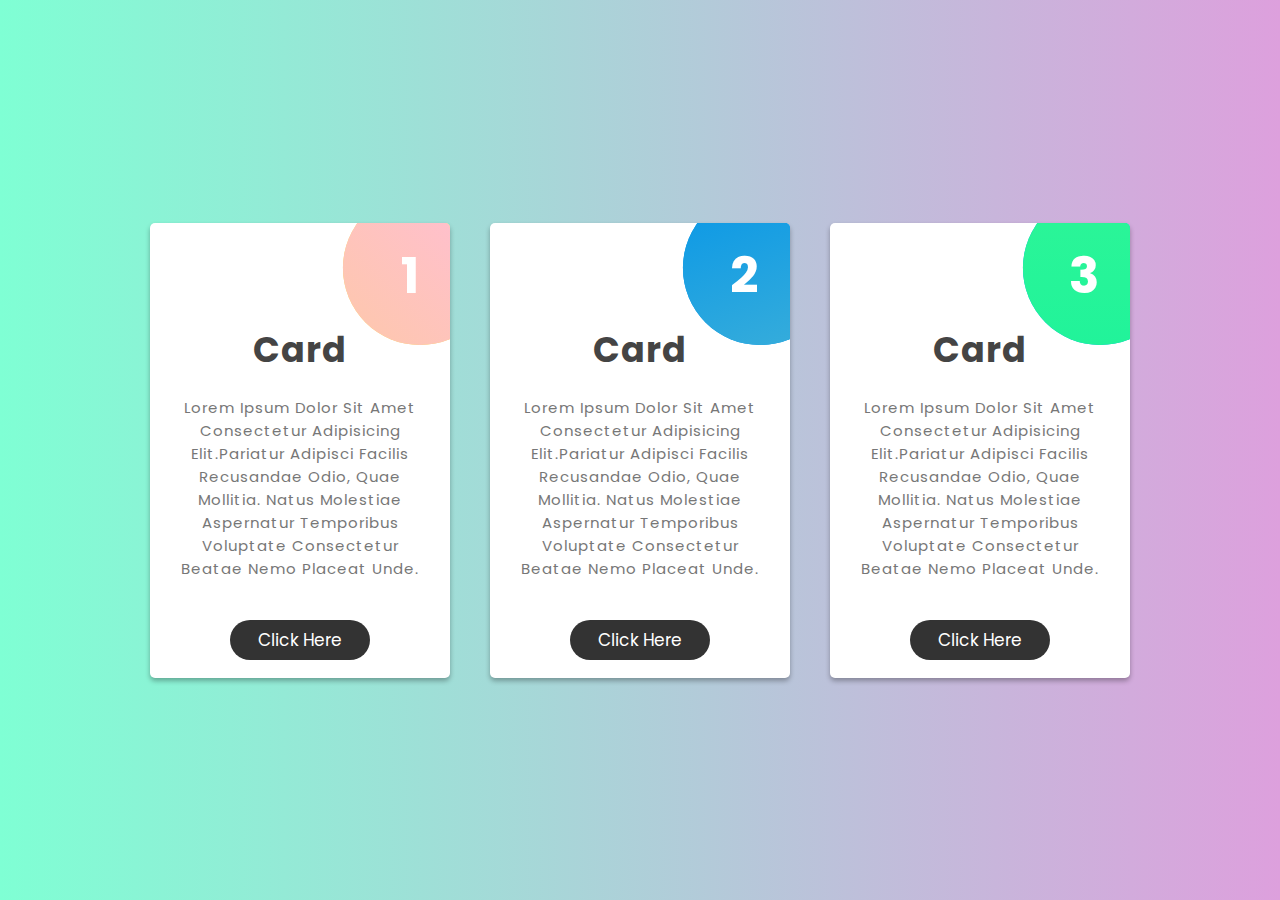
<file: index.html>
<!DOCTYPE html>
<html lang="en">
<head>
    <meta charset="UTF-8">
    <meta http-equiv="X-UA-Compatible" content="IE=edge">
    <meta name="viewport" content="width=device-width, initial-scale=1.0">
    <title>Respnosive Animated Card</title>
    <link rel="stylesheet" href="style.css">
    <link href='https://fonts.googleapis.com/css?family=Poppins' rel='stylesheet'>
</head>
<body>
    <div class="container">
        <div class="box">
            <h3>Card</h3>
            <p>Lorem ipsum dolor sit amet consectetur adipisicing elit.pariatur adipisci facilis recusandae odio, quae mollitia. Natus molestiae aspernatur temporibus voluptate consectetur beatae nemo placeat unde.</p>
            <a href="#"><button>Click here</button></a>
            <span class="count">1</span>
        </div>
        <div class="box">
            <h3>Card</h3>
            <p>Lorem ipsum dolor sit amet consectetur adipisicing elit.pariatur adipisci facilis recusandae odio, quae mollitia. Natus molestiae aspernatur temporibus voluptate consectetur beatae nemo placeat unde.</p>
            <a href="#"><button>Click here</button></a>
            <span class="count">2</span>
        </div>
        <div class="box">
            <h3>Card</h3>
            <p>Lorem ipsum dolor sit amet consectetur adipisicing elit.pariatur adipisci facilis recusandae odio, quae mollitia. Natus molestiae aspernatur temporibus voluptate consectetur beatae nemo placeat unde.</p>
            <a href="#"><button>Click here</button></a>
            <span class="count">3</span>
        </div>
    </div>
    
</body>
</html>
</file>
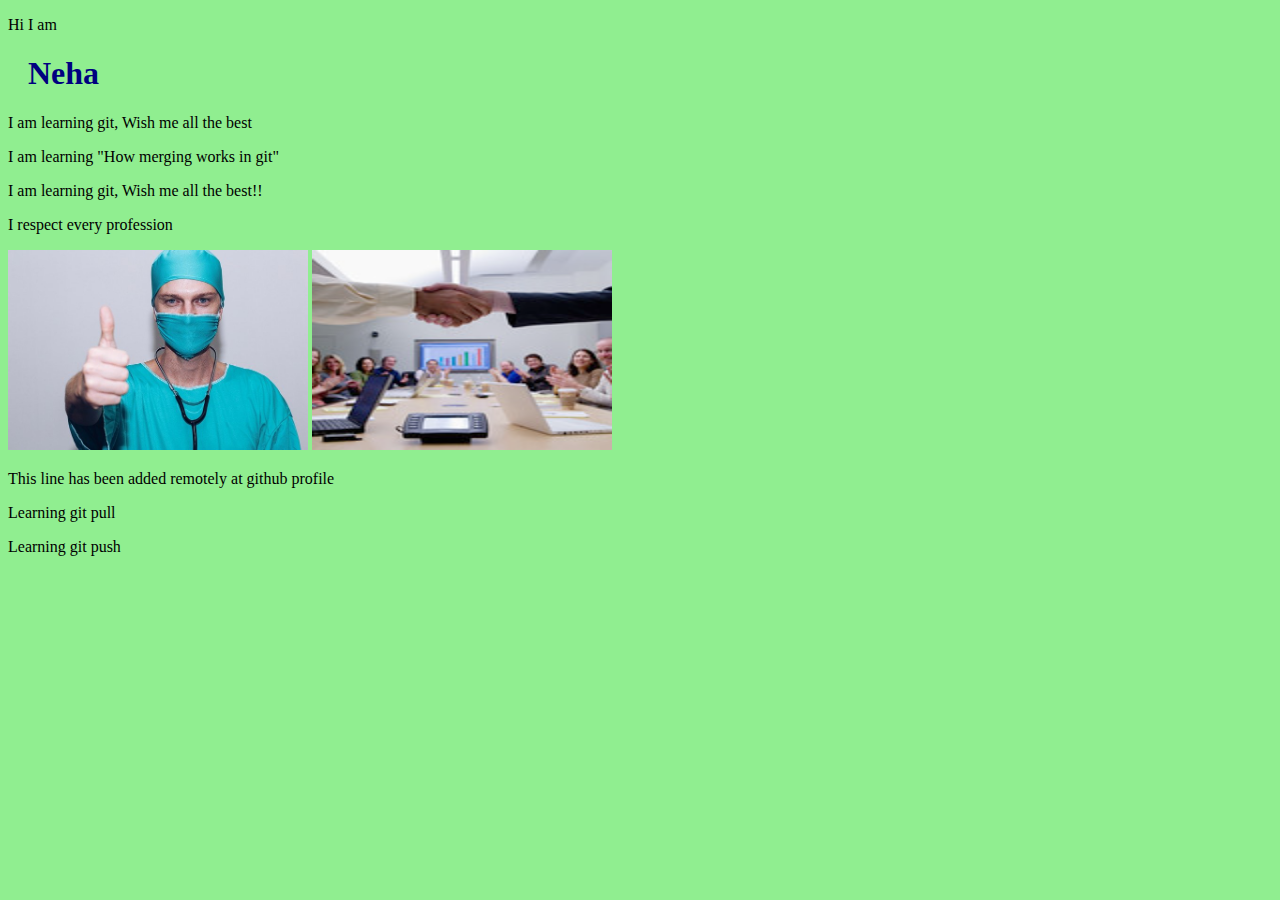
<file: index1.html>
<!DOCTYPE html>
<html>
<head>
<title>Hello World!</title>
<link rel="stylesheet" href="style1.css">
</head>
<body>

<p>Hi I am <h1>Neha</h1></p>
<p>I am learning git, Wish me all the best</p>
<p> I am learning "How merging works in git"</p>
<p>I am learning git, Wish me all the best!!</p>
<p>I respect every profession</p>
<img src="doctor.jpg" alt="Doctor" height="200px" width="300px">
<img src="Peoplegroup.jpg" alt="People Group" height="200px" width="300px">
  <p> This line has been added remotely at github profile</p>
  <p>Learning git pull</p>
  <p>Learning git push</p>

</body>
</html>
</file>
<file: style.css>
*{
    margin: 0;
    padding: 0;
    box-sizing: border-box;
    font-family: 'poppins', sans-serif;
    text-transform: capitalize;
    transition: all 0.3 linear;
}

.container{
    width: 100%;
    height: 100vh;
    display: flex;
    flex-wrap: wrap;
    justify-content: center;
    align-items: center;
    background-color:aquamarine;
    background-image:linear-gradient(90deg, aquamarine 0%, plum 100%);

}
.box{
    width: 300px;
    height: 455px;
    background-color: white;
    border-radius: 5px;
    padding: 20px;
    padding-top: 80px;
    margin: 20px;
    text-align: center;
    letter-spacing: 1px;
    box-shadow: 0 3px 5px rgba(0, 0, 0, .3);
    overflow: hidden;
    position: relative;
    z-index: 0;
}

.box h3{
    font-size: 35px;
    padding: 20px 0;
    color:#444;
}
.box p{
    font-size: 15px;
    color:#777;

}
.box button{
    width:140px;
    height:40px;
    background-color: #333;
    color:#fff;
    border: none;
    outline: none;
    font-size: 17px;
    cursor: pointer;
    border-radius: 50px;
    margin-top: 40px;
}

.box button:hover{
    letter-spacing: 2px;
    opacity: .8;

}

.box::before{
    width: 100%;
    height: 100%;
    content:'';
    position: absolute;
    top:0;
    left: 0;
    z-index: -1;
}
.box::after{
    width:100%;
    height:100%;
    background-color: #FBda61;
    background-image: linear-gradient(45deg, #fbda61 0%, pink 100%);
    content:'';
    position: absolute;
    top:0;
    left:0;
    z-index:-2;
    clip-path: circle(20% at 90% 10%);
    transition: .2s;
}
.box .count{
    position:absolute;
    top:15px;
    right:30px;
    font-size:50px;
    font-weight:bolder;
    color:#fff;
}
.box:nth-child(2)::after{
    background-color: #0093e9;
    background-image: linear-gradient(160deg, #0093e9 0%, #80d0c7 100%);
}
.box:nth-child(3)::after{
    background-color: #08aeea;
    background-image: linear-gradient(0deg, #08eea0 0%, #2af598 100%);
}
.box:hover::after{
    clip-path:circle(100%);

}
.box:hover h3{
    color:#fff;
}
.box:hover p{
    color:#fff;
}
.box:hover button{
    color:#333;
    background-color: #fff;

}
.box:hover::before{
    background-color:rgba(0, 0, 0, 0.1);
}
</file>
<file: style1.css>
body {
background-color: lightgreen;
}

h1 {
color: navy;
margin-left: 20px;
}
</file>
